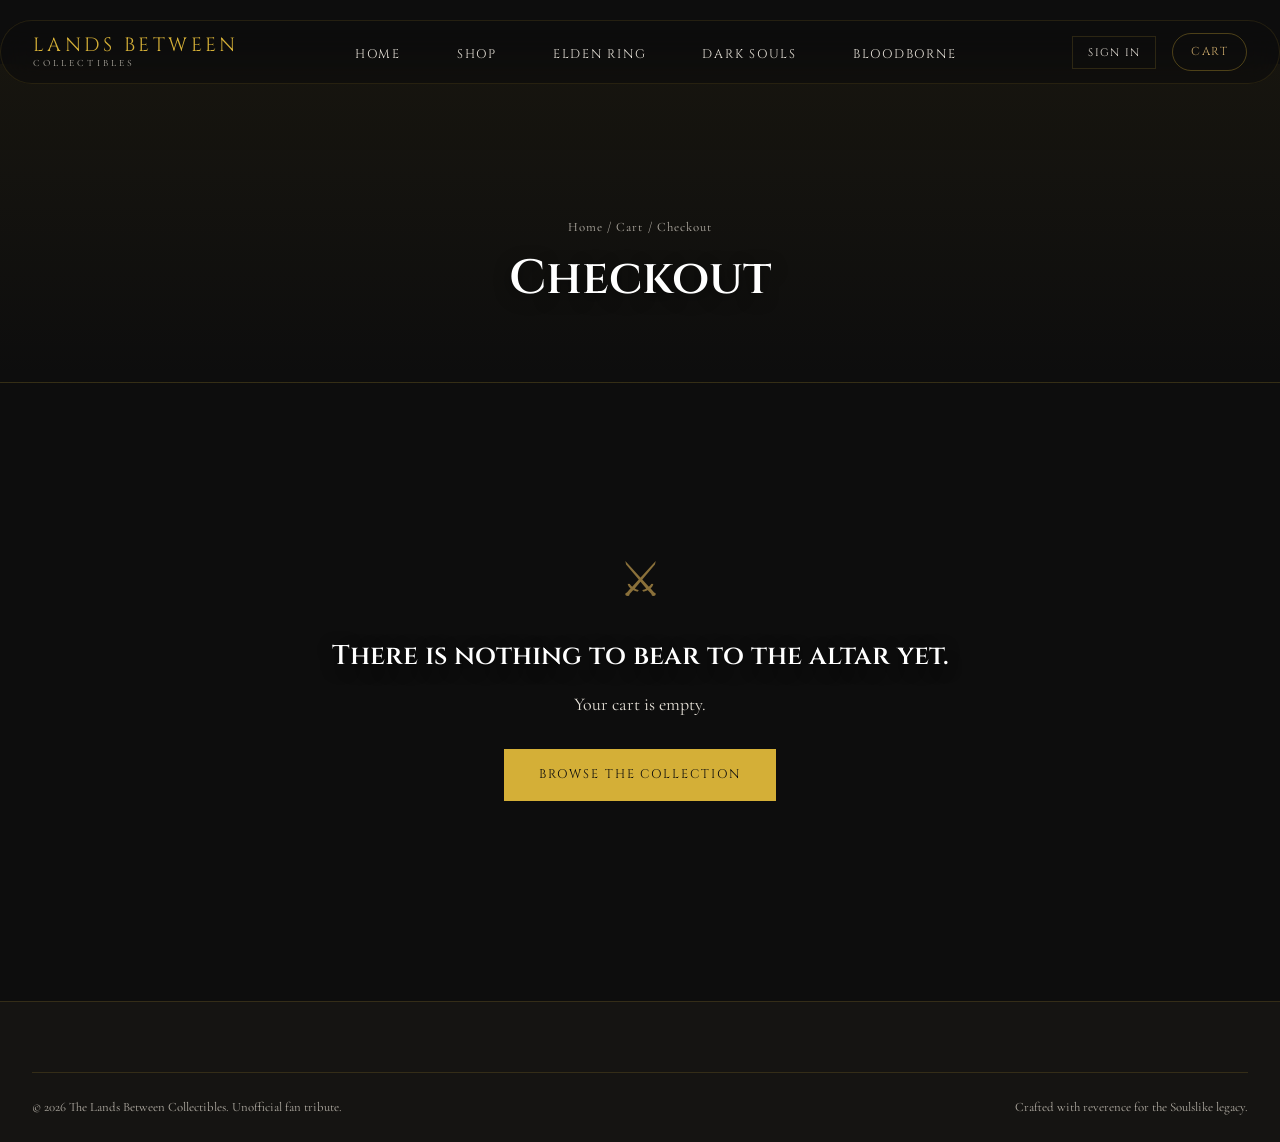
<file: Checkout.html>
<!DOCTYPE html>
<html lang="en">
<head>
<meta charset="UTF-8">
<meta name="viewport" content="width=device-width, initial-scale=1.0">
<title>Checkout — The Lands Between Collectibles</title>
<link rel="preconnect" href="https://fonts.googleapis.com">
<link href="https://fonts.googleapis.com/css2?family=Cinzel:wght@500;600;700&family=Cormorant+Garamond:ital,wght@0,400;0,500;0,600;1,400&display=swap" rel="stylesheet">
<link rel="stylesheet" href="css/style.css">
<link rel="stylesheet" href="css/bento.css">
</head>
<body>

<header class="site-header">
  <nav class="nav">
    <a href="index.html" class="brand">
      <span class="brand-mark">Lands Between</span>
      <span class="brand-sub">Collectibles</span>
    </a>
    <ul class="nav-links">
      <li><a href="index.html">Home</a></li>
      <li><a href="shop.html">Shop</a></li>
      <li><a href="shop.html?game=Elden+Ring">Elden Ring</a></li>
      <li><a href="shop.html?game=Dark+Souls">Dark Souls</a></li>
      <li><a href="shop.html?game=Bloodborne">Bloodborne</a></li>
    </ul>
    <div class="nav-actions">
      <button class="login-btn" id="navLoginBtn">Sign In</button>
      <a href="cart.html" class="cart-btn">Cart <span class="cart-count" data-cart-count>0</span></a>
      <button class="nav-toggle" aria-label="Toggle menu"><span></span><span></span><span></span></button>
    </div>
  </nav>
</header>

<div class="page-banner">
  <p class="crumbs"><a href="index.html">Home</a> / <a href="cart.html">Cart</a> / Checkout</p>
  <h1>Checkout</h1>
</div>

<main class="container" style="padding:60px 32px 100px;" id="checkoutRoot"></main>

<footer class="site-footer">
  <div class="container">
    <div class="footer-bottom">
      <span>© 2026 The Lands Between Collectibles. Unofficial fan tribute.</span>
      <span>Crafted with reverence for the Soulslike legacy.</span>
    </div>
  </div>
</footer>

<script src="js/products.js"></script>
<script src="js/main.js"></script>
<script src="js/bento.js"></script>
<script>
const root = document.getElementById("checkoutRoot");

function renderCheckoutForm(){
  const lines = cartLines();
  if(!lines.length){
    root.innerHTML = `
      <div class="empty-cart">
        <div class="ic">⚔</div>
        <h2>There is nothing to bear to the altar yet.</h2>
        <p style="color:var(--text-muted); margin-bottom:30px;">Your cart is empty.</p>
        <a href="shop.html" class="btn btn-solid">Browse the Collection</a>
      </div>`;
    return;
  }

  const { subtotal, gst, shipping, total } = computePricing();

  root.innerHTML = `
    <div class="checkout-steps">
      <div class="step active">1. Delivery</div>
      <div class="step active">2. Payment</div>
      <div class="step">3. Confirmation</div>
    </div>
    <div class="checkout-layout">
      <form id="checkoutForm" novalidate>
        <div class="form-card">
          <h3><span class="num">1</span> Delivery Address</h3>
          <div class="form-row">
            <div class="field"><label>Full Name</label><input type="text" id="fullName" required><span class="field-error"></span></div>
            <div class="field"><label>Phone Number</label><input type="tel" id="phone" maxlength="10" required><span class="field-error"></span></div>
          </div>
          <div class="field full" style="margin-bottom:18px;"><label>Email</label><input type="email" id="email" required><span class="field-error"></span></div>
          <div class="field full" style="margin-bottom:18px;"><label>Street Address</label><input type="text" id="address" required><span class="field-error"></span></div>
          <div class="form-row">
            <div class="field"><label>City</label><input type="text" id="city" required><span class="field-error"></span></div>
            <div class="field"><label>State</label><input type="text" id="state" required><span class="field-error"></span></div>
          </div>
          <div class="form-row">
            <div class="field"><label>PIN Code</label><input type="text" id="pincode" maxlength="6" required><span class="field-error"></span></div>
            <div class="field"><label>Country</label><input type="text" id="country" value="India" required><span class="field-error"></span></div>
          </div>
        </div>

        <div class="form-card">
          <h3><span class="num">2</span> Payment Details</h3>
          <div class="pay-options" id="payOptions">
            <div class="pay-opt selected" data-pay="card">Credit / Debit Card</div>
            <div class="pay-opt" data-pay="upi">UPI</div>
            <div class="pay-opt" data-pay="cod">Cash on Delivery</div>
          </div>

          <div id="cardFields" class="pay-card-fields">
            <div class="field full" style="margin-bottom:18px;"><label>Card Number</label><input type="text" id="cardNumber" maxlength="19" placeholder="1234 5678 9012 3456"><span class="field-error"></span></div>
            <div class="form-row">
              <div class="field"><label>Expiry (MM/YY)</label><input type="text" id="cardExpiry" maxlength="5" placeholder="MM/YY"><span class="field-error"></span></div>
              <div class="field"><label>CVV</label><input type="password" id="cardCvv" maxlength="3" placeholder="•••"><span class="field-error"></span></div>
            </div>
          </div>
          <div id="upiFields" style="display:none;">
            <div class="field full" style="margin-bottom:18px;"><label>UPI ID</label><input type="text" id="upiId" placeholder="yourname@upi"><span class="field-error"></span></div>
          </div>
          <div id="codFields" style="display:none;">
            <p style="color:var(--text-muted)">Pay in cash when your relic arrives at your doorstep.</p>
          </div>
        </div>

        <button type="submit" class="btn btn-solid btn-block">Place Order</button>
      </form>

      <div class="summary-box">
        <h3>Order Summary</h3>
        ${lines.map(l=>`
          <div class="summary-row"><span>${l.product.name} × ${l.qty}</span><span>${formatINR(l.product.price*l.qty)}</span></div>
        `).join("")}
        <div class="summary-row"><span>Subtotal</span><span>${formatINR(subtotal)}</span></div>
        <div class="summary-row"><span>GST (18%)</span><span>${formatINR(gst)}</span></div>
        <div class="summary-row"><span>Home Delivery</span><span>${shipping===0?'Free':formatINR(shipping)}</span></div>
        <div class="summary-row total"><span>Grand Total</span><span>${formatINR(total)}</span></div>
      </div>
    </div>
  `;

  // payment option toggle
  let payMethod = "card";
  document.querySelectorAll(".pay-opt").forEach(opt=>{
    opt.addEventListener("click", ()=>{
      document.querySelectorAll(".pay-opt").forEach(o=>o.classList.remove("selected"));
      opt.classList.add("selected");
      payMethod = opt.getAttribute("data-pay");
      document.getElementById("cardFields").style.display = payMethod==="card" ? "block":"none";
      document.getElementById("upiFields").style.display = payMethod==="upi" ? "block":"none";
      document.getElementById("codFields").style.display = payMethod==="cod" ? "block":"none";
    });
  });

  // input formatting
  const phoneEl = document.getElementById("phone");
  phoneEl.addEventListener("input", ()=> phoneEl.value = phoneEl.value.replace(/\D/g,"").slice(0,10));
  const pinEl = document.getElementById("pincode");
  pinEl.addEventListener("input", ()=> pinEl.value = pinEl.value.replace(/\D/g,"").slice(0,6));
  const cardNumEl = document.getElementById("cardNumber");
  cardNumEl.addEventListener("input", ()=>{
    let v = cardNumEl.value.replace(/\D/g,"").slice(0,16);
    cardNumEl.value = v.replace(/(.{4})/g,"$1 ").trim();
  });
  const expEl = document.getElementById("cardExpiry");
  expEl.addEventListener("input", ()=>{
    let v = expEl.value.replace(/\D/g,"").slice(0,4);
    expEl.value = v.length>2 ? v.slice(0,2)+"/"+v.slice(2) : v;
  });
  const cvvEl = document.getElementById("cardCvv");
  cvvEl.addEventListener("input", ()=> cvvEl.value = cvvEl.value.replace(/\D/g,"").slice(0,3));

  function setError(id, msg){
    const field = document.getElementById(id);
    const err = field.closest(".field").querySelector(".field-error");
    if(msg){ field.classList.add("invalid"); err.textContent = msg; }
    else { field.classList.remove("invalid"); err.textContent = ""; }
    return !msg;
  }

  document.getElementById("checkoutForm").addEventListener("submit", (e)=>{
    e.preventDefault();
    let ok = true;
    const name = document.getElementById("fullName").value.trim();
    ok = setError("fullName", name.length<2 ? "Please enter your full name" : "") && ok;

    const phone = document.getElementById("phone").value.trim();
    ok = setError("phone", !/^[6-9]\d{9}$/.test(phone) ? "Enter a valid 10-digit phone number" : "") && ok;

    const email = document.getElementById("email").value.trim();
    ok = setError("email", !/^[^\s@]+@[^\s@]+\.[^\s@]+$/.test(email) ? "Enter a valid email address" : "") && ok;

    const address = document.getElementById("address").value.trim();
    ok = setError("address", address.length<5 ? "Enter your full street address" : "") && ok;

    const city = document.getElementById("city").value.trim();
    ok = setError("city", city.length<2 ? "Required" : "") && ok;

    const state = document.getElementById("state").value.trim();
    ok = setError("state", state.length<2 ? "Required" : "") && ok;

    const pincode = document.getElementById("pincode").value.trim();
    ok = setError("pincode", !/^\d{6}$/.test(pincode) ? "Enter a valid 6-digit PIN code" : "") && ok;

    const country = document.getElementById("country").value.trim();
    ok = setError("country", country.length<2 ? "Required" : "") && ok;

    if(payMethod === "card"){
      const num = document.getElementById("cardNumber").value.replace(/\s/g,"");
      ok = setError("cardNumber", !/^\d{16}$/.test(num) ? "Enter a valid 16-digit card number" : "") && ok;
      const exp = document.getElementById("cardExpiry").value;
      const expValid = /^(0[1-9]|1[0-2])\/\d{2}$/.test(exp);
      ok = setError("cardExpiry", !expValid ? "MM/YY format" : "") && ok;
      const cvv = document.getElementById("cardCvv").value;
      ok = setError("cardCvv", !/^\d{3}$/.test(cvv) ? "3 digits" : "") && ok;
    } else if(payMethod === "upi"){
      const upi = document.getElementById("upiId").value.trim();
      ok = setError("upiId", !/^[\w.\-]+@[\w]+$/.test(upi) ? "Enter a valid UPI ID" : "") && ok;
    }

    if(!ok){
      const firstInvalid = document.querySelector(".invalid");
      if(firstInvalid) firstInvalid.scrollIntoView({behavior:"smooth", block:"center"});
      return;
    }

    showSuccess();
  });
}

function showSuccess(){
  const { total } = computePricing();
  const orderId = "LBC-" + Math.floor(100000 + Math.random()*899999);
  clearCart();
  root.innerHTML = `
    <div class="order-success">
      <div class="seal">✦</div>
      <p class="eyebrow">Sealed in Resin & Lore</p>
      <h1>Order Confirmed</h1>
      <p>Your relics have been claimed. A confirmation has been etched into our archive and sent to your email.</p>
      <div class="order-id">Order ID: ${orderId} &nbsp;·&nbsp; Total Paid: ${formatINR(total)}</div>
      <div style="display:flex; gap:16px; justify-content:center; flex-wrap:wrap;">
        <a href="shop.html" class="btn btn-solid">Continue Browsing</a>
        <a href="index.html" class="btn btn-ghost">Return Home</a>
      </div>
    </div>
  `;
}

document.addEventListener("DOMContentLoaded", renderCheckoutForm);
</script>
</body>
</html>
</file>
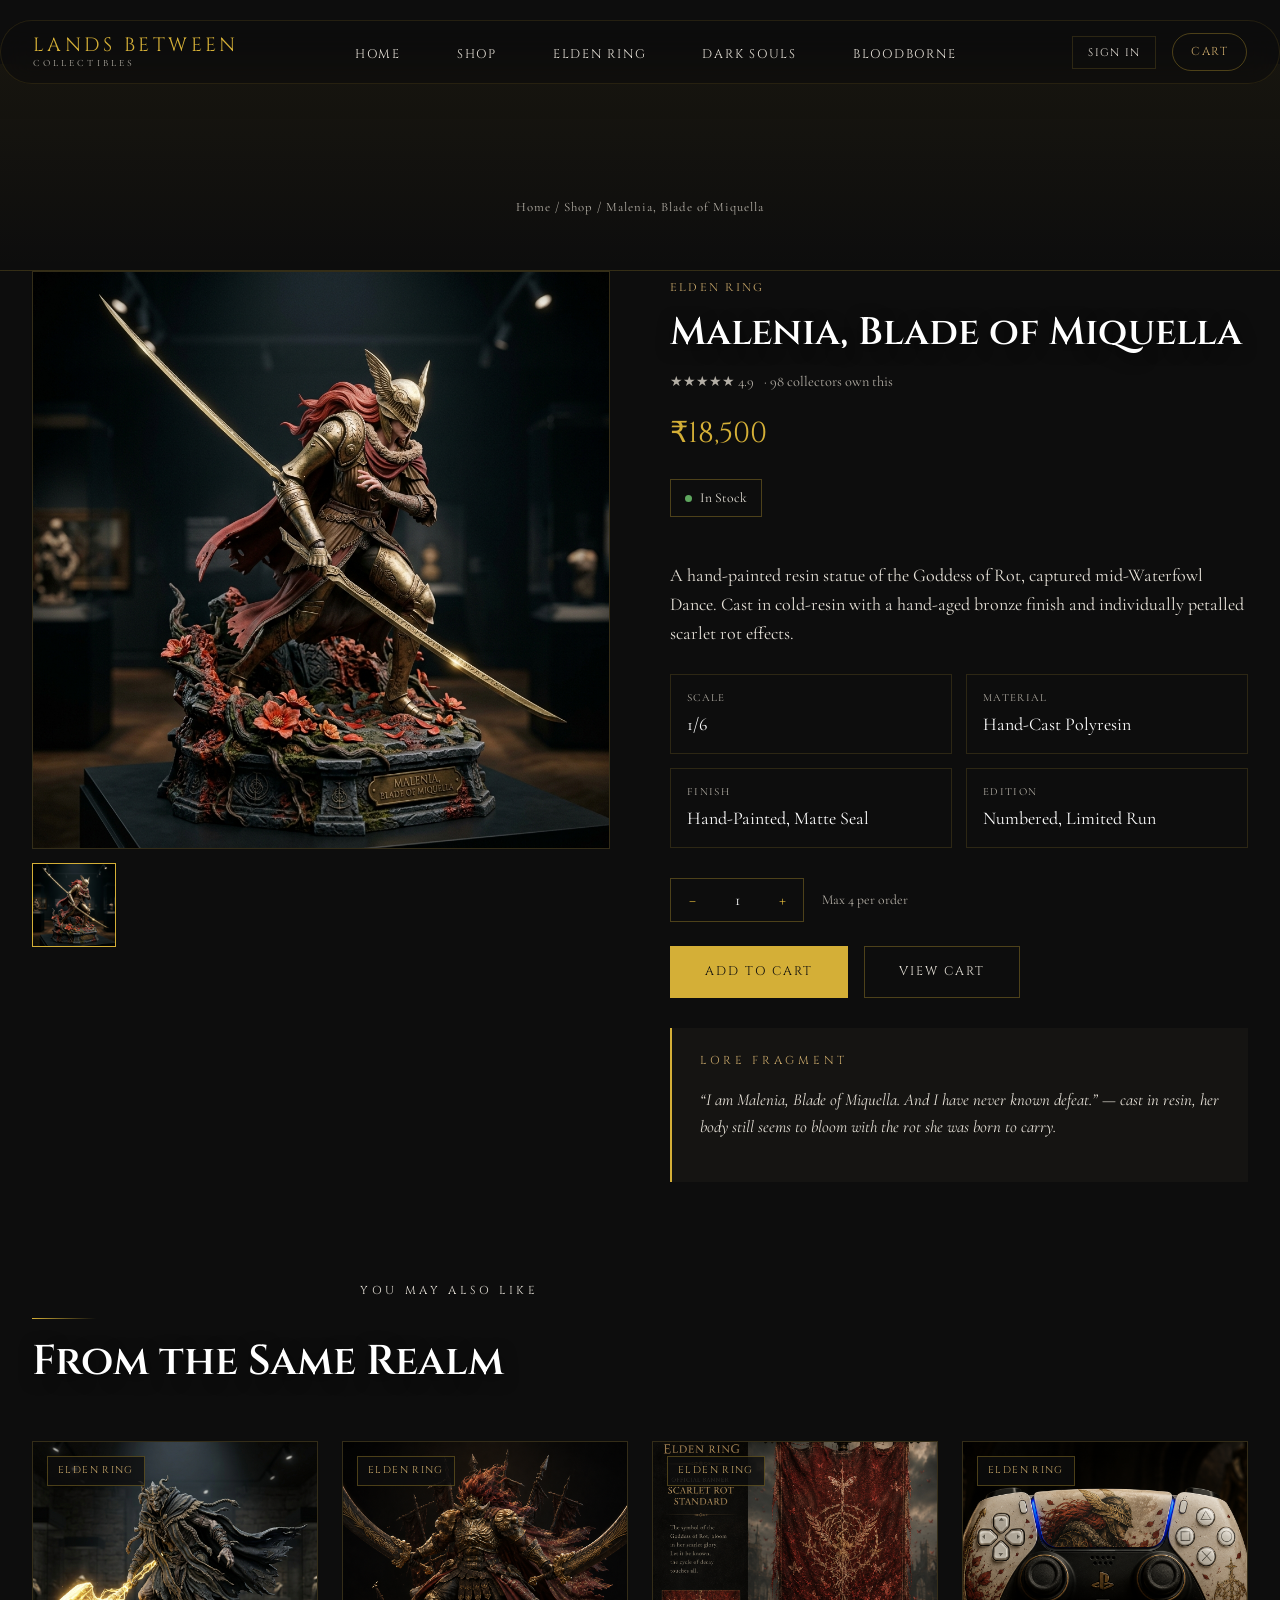
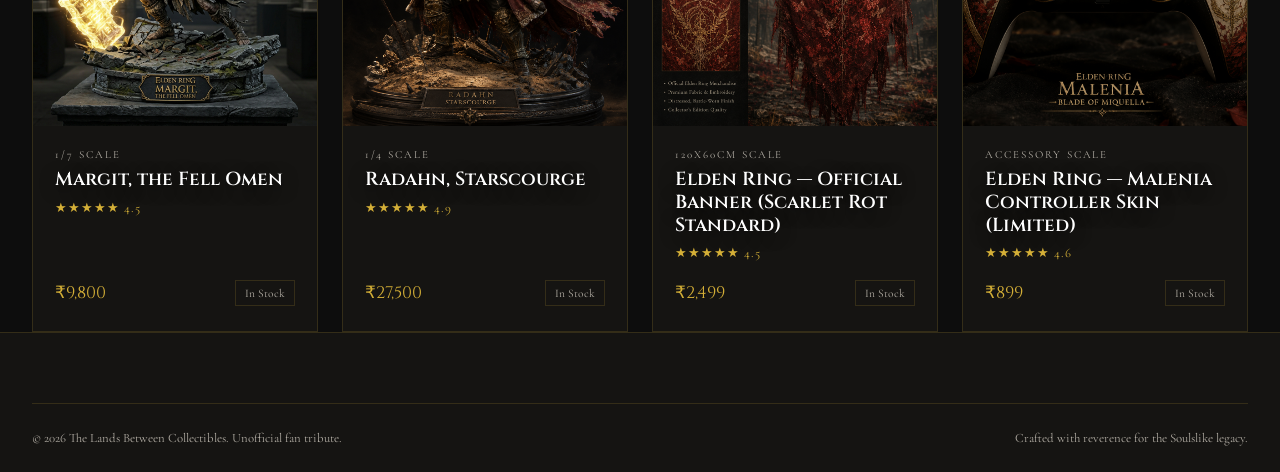
<file: product.html>
<!DOCTYPE html>
<html lang="en">
<head>
<meta charset="UTF-8">
<meta name="viewport" content="width=device-width, initial-scale=1.0">
<title id="pageTitle">Product — The Lands Between Collectibles</title>
<link rel="preconnect" href="https://fonts.googleapis.com">
<link href="https://fonts.googleapis.com/css2?family=Cinzel:wght@500;600;700&family=Cormorant+Garamond:ital,wght@0,400;0,500;0,600;1,400&display=swap" rel="stylesheet">
<link rel="stylesheet" href="css/style.css">
<link rel="stylesheet" href="css/bento.css">
</head>
<body>

<header class="site-header">
  <nav class="nav">
    <a href="index.html" class="brand">
      <span class="brand-mark">Lands Between</span>
      <span class="brand-sub">Collectibles</span>
    </a>
    <ul class="nav-links">
      <li><a href="index.html">Home</a></li>
      <li><a href="shop.html">Shop</a></li>
      <li><a href="shop.html?game=Elden+Ring">Elden Ring</a></li>
      <li><a href="shop.html?game=Dark+Souls">Dark Souls</a></li>
      <li><a href="shop.html?game=Bloodborne">Bloodborne</a></li>
    </ul>
    <div class="nav-actions">
      <button class="login-btn" id="navLoginBtn">Sign In</button>
      <a href="cart.html" class="cart-btn">Cart <span class="cart-count" data-cart-count>0</span></a>
      <button class="nav-toggle" aria-label="Toggle menu"><span></span><span></span><span></span></button>
    </div>
  </nav>
</header>

<div class="page-banner" style="padding:120px 0 40px;">
  <p class="crumbs" id="crumbs"><a href="index.html">Home</a> / <a href="shop.html">Shop</a> / <span id="crumbName">Item</span></p>
</div>

<main class="container" id="pdRoot" style="padding-bottom:100px;">
  <!-- injected -->
</main>

<section class="container" style="padding-top:0;">
  <div class="section-head reveal">
    <p class="eyebrow">You May Also Like</p>
    <div class="gold-divider"></div>
    <h2>From the Same Realm</h2>
  </div>
  <div class="related-grid" id="relatedGrid"></div>
</section>

<footer class="site-footer">
  <div class="container">
    <div class="footer-bottom">
      <span>© 2026 The Lands Between Collectibles. Unofficial fan tribute.</span>
      <span>Crafted with reverence for the Soulslike legacy.</span>
    </div>
  </div>
</footer>

<script src="js/products.js"></script>
<script src="js/main.js"></script>
<script src="js/bento.js"></script>
<script>
document.addEventListener("DOMContentLoaded", ()=>{
  const params = new URLSearchParams(location.search);
  const id = params.get("id") || PRODUCTS[0].id;
  const p = PRODUCTS.find(x=>x.id===id) || PRODUCTS[0];

  document.getElementById("pageTitle").textContent = `${p.name} — The Lands Between Collectibles`;
  document.getElementById("crumbName").textContent = p.name;

  const stockLabel = p.stock === 0 ? "Sold Out" : p.stock <= 3 ? `Only ${p.stock} left` : "In Stock";
  const stockClass = p.stock === 0 ? "out" : p.stock <= 3 ? "low" : "in";

  document.getElementById("pdRoot").innerHTML = `
    <div class="pd-layout">
      <div class="pd-gallery">
        <div class="pd-gallery-main"><img id="mainImg" src="${p.images[0]}" alt="${p.name}"></div>
        <div class="pd-thumbs">
          ${p.images.map((img,i)=>`<img src="${img}" data-idx="${i}" class="${i===0?'active':''}" alt="View ${i+1}">`).join("")}
        </div>
      </div>
      <div class="pd-info">
        <span class="pgame">${p.game}</span>
        <h1>${p.name}</h1>
        <div class="pd-rating">${renderStars(p.rating)} <span style="color:var(--text-faint)">· ${Math.round(p.popularity)} collectors own this</span></div>
        <div class="pd-price">${formatINR(p.price)}</div>
        <div class="pd-stock"><span class="dot ${stockClass}"></span> ${stockLabel}</div>
        <p class="pd-desc">${p.desc}</p>
        <div class="pd-specs">
          <div><span>Scale</span>${p.scale}</div>
          <div><span>Material</span>Hand-Cast Polyresin</div>
          <div><span>Finish</span>Hand-Painted, Matte Seal</div>
          <div><span>Edition</span>Numbered, Limited Run</div>
        </div>
        <div class="qty-row">
          <div class="qty-control">
            <button type="button" id="qtyMinus">−</button>
            <input type="text" id="qtyInput" value="1" readonly>
            <button type="button" id="qtyPlus">+</button>
          </div>
          <span style="color:var(--text-faint); font-size:.85rem;">Max ${Math.max(p.stock,0)} per order</span>
        </div>
        <div class="pd-actions">
          <button class="btn btn-solid" id="addBtn" ${p.stock===0?'disabled':''}>${p.stock===0?'Sold Out':'Add to Cart'}</button>
          <a href="cart.html" class="btn btn-ghost">View Cart</a>
        </div>
        <div class="lore-box">
          <span class="eyebrow">Lore Fragment</span>
          <p>${p.lore}</p>
        </div>
      </div>
    </div>
  `;

  // gallery swap
  document.querySelectorAll(".pd-thumbs img").forEach(t=>{
    t.addEventListener("click", ()=>{
      document.getElementById("mainImg").src = t.src;
      document.querySelectorAll(".pd-thumbs img").forEach(x=>x.classList.remove("active"));
      t.classList.add("active");
    });
  });

  // qty control
  let qty = 1;
  const qtyInput = document.getElementById("qtyInput");
  document.getElementById("qtyMinus").addEventListener("click", ()=>{
    qty = Math.max(1, qty-1); qtyInput.value = qty;
  });
  document.getElementById("qtyPlus").addEventListener("click", ()=>{
    qty = Math.min(Math.max(p.stock,1), qty+1); qtyInput.value = qty;
  });

  document.getElementById("addBtn")?.addEventListener("click", ()=>{
    addToCart(p.id, qty);
    showToast(`${qty} × ${p.name} added to cart`);
  });

  // related
  const related = PRODUCTS.filter(x=>x.game===p.game && x.id!==p.id).slice(0,4);
  document.getElementById("relatedGrid").innerHTML = related.map(rp=>`
    <div class="product-card reveal-scale">
      <div class="product-thumb">
        <span class="product-tag">${rp.game}</span>
        <a href="product.html?id=${rp.id}"><img src="${rp.images[0]}" alt="${rp.name}" loading="lazy"></a>
        <button class="quick-add" data-add="${rp.id}">+ Quick Add to Cart</button>
      </div>
      <div class="product-info">
        <span class="pgame">${rp.scale} Scale</span>
        <h3><a href="product.html?id=${rp.id}">${rp.name}</a></h3>
        <span class="stars">${renderStars(rp.rating)}</span>
        <div class="product-meta">
          <span class="price">${formatINR(rp.price)}</span>
          <span class="scale-pill">${rp.stock>0?'In Stock':'Sold Out'}</span>
        </div>
      </div>
    </div>`).join("");
  document.querySelectorAll("[data-add]").forEach(btn=>{
    btn.addEventListener("click",(e)=>{
      e.preventDefault();
      const rid = btn.getAttribute("data-add");
      const rp = PRODUCTS.find(x=>x.id===rid);
      addToCart(rid,1);
      showToast(`${rp.name} added to cart`);
    });
  });
  if (typeof initReveal === "function") initReveal();
});
</script>
</body>
</html>
</file>
<file: css/style.css>
/* ===========================================================
    THE LANDS BETWEEN COLLECTIBLES
    Design tokens
    =========================================================== */
 :root{
   --bg:        #0d0d0d;
   --surface:   #151412;
   --surface-2: #1c1a16;
   --surface-3: #242019;
   --gold:      #d4af37;
   --gold-soft: #c9a86a;
   --gold-dim:  #8a703a;
   --ember:     #7a1f1f;
   --ember-2:   #a8351f;
   --text:      #ffffff;
   --text-muted:#e6e1d8;
   --text-faint:#b3aea5;
   --line:      rgba(212,175,55,.16);
   --line-2:    rgba(212,175,55,.32);
   --shadow:    0 20px 60px rgba(0,0,0,.55);
   --radius:    2px;
   --ease:      cubic-bezier(.22,.68,0,1);
   --maxw:      1280px;
 }
 
 *,*::before,*::after{ box-sizing:border-box; }
 html{ scroll-behavior:smooth; }
 body{
   margin:0;
   background:var(--bg);
   color:var(--text);
   font-family:'Cormorant Garamond', 'Georgia', serif;
   font-size:18px;
   line-height:1.6;
   -webkit-font-smoothing:antialiased;
   overflow-x:hidden;
 }
 body.lock{ overflow:hidden; height:100vh; }
 
 h1,h2,h3,h4,.font-display{
   font-family:'Cinzel', 'Times New Roman', serif;
   font-weight:600;
   margin:0 0 .5em;
   line-height:1.2;
   text-shadow: 0 4px 16px rgba(0,0,0,0.6);
   color:var(--text);
 }
 a{ color:inherit; text-decoration:none; }
 img{ max-width:100%; display:block; }
 button{ font-family:inherit; cursor:pointer; }
 ul{ list-style:none; margin:0; padding:0; }
 input,select{ font-family:inherit; }
 
 .container{ max-width:var(--maxw); margin:0 auto; padding:0 32px; }
 .eyebrow{
   font-family:'Cinzel', serif;
   font-size:.72rem;
   letter-spacing:.32em;
   text-transform:uppercase;
   color:var(--gold-soft);
 }
  .gold-divider{
    width:0; height:1px;
    background:linear-gradient(90deg, var(--gold), transparent);
    margin:18px 0;
    transition:width 1.5s var(--ease);
  }
  .in .gold-divider, .reveal.in .gold-divider {
    width:64px;
  }
  .center .gold-divider{ margin-left:auto; margin-right:auto; background:linear-gradient(90deg, transparent, var(--gold), transparent); }
  .center{ text-align:center; }
 
 ::selection{ background:var(--gold); color:#0d0d0d; }
 
 /* scrollbar */
 ::-webkit-scrollbar{ width:10px; }
 ::-webkit-scrollbar-track{ background:var(--bg); }
 ::-webkit-scrollbar-thumb{ background:var(--surface-3); border:2px solid var(--bg); border-radius:8px; }
 
 /* ===========================================================
    PRELOADER
    =========================================================== */
 #preloader{
   position:fixed; inset:0; z-index:9999;
   background:#000;
   display:flex; align-items:center; justify-content:center;
   flex-direction:column;
   transition:opacity 1s var(--ease), visibility 1s var(--ease);
 }
 #preloader::before{
   content:""; position:absolute; inset:0;
   background:
     radial-gradient(ellipse at 50% 40%, rgba(212,175,55,.07), transparent 60%);
   pointer-events:none;
 }
 #preloader.fade-out{ opacity:0; visibility:hidden; }
 
 .intro-title{
   font-family:'Cinzel', serif;
   font-weight:600;
   font-size:clamp(1.6rem, 5vw, 3.4rem);
   letter-spacing:.42em;
   text-transform:uppercase;
   color:var(--gold);
   text-shadow:0 0 30px rgba(212,175,55,.35);
   opacity:0;
   filter:blur(14px);
   transform:scale(.86);
   text-align:center;
   padding:0 24px;
   animation: introSequence 3.5s var(--ease) forwards;
 }
 .intro-sub{
   margin-top:18px;
   font-family:'Cinzel',serif;
   font-size:.68rem;
   letter-spacing:.5em;
   text-transform:uppercase;
   color:var(--text-faint);
   opacity:0;
   animation: introSubFade 3.5s ease forwards;
 }
 @keyframes introSequence{
   0%   { opacity:0; filter:blur(18px); transform:scale(.82); }
   28%  { opacity:1; filter:blur(0px);  transform:scale(1); }
   72%  { opacity:1; filter:blur(0px);  transform:scale(1.02); }
   100% { opacity:0; filter:blur(16px); transform:scale(1.12); }
 }
 @keyframes introSubFade{
   0%{opacity:0;} 30%{opacity:1;} 75%{opacity:1;} 100%{opacity:0;}
 }
 .intro-ember{
   position:absolute; inset:0; pointer-events:none; overflow:hidden;
 }
 .intro-ember span{
   position:absolute; bottom:-10px; width:3px; height:3px; border-radius:50%;
   background:var(--gold); opacity:.6; filter:blur(.5px);
   animation: emberRise linear infinite;
 }
 @keyframes emberRise{
   0%{ transform:translateY(0) translateX(0); opacity:0; }
   10%{ opacity:.8; }
   100%{ transform:translateY(-100vh) translateX(20px); opacity:0; }
 }
 
 /* ===========================================================
    HEADER / NAV
    =========================================================== */
 .site-header{
  position:sticky; top:20px; z-index:500;
  background:rgba(13,13,13,.65);
  backdrop-filter:blur(16px) saturate(180%);
  border:1px solid rgba(212,175,55,.12);
  border-radius: 50px;
  max-width: var(--maxw);
  margin: 0 auto;
  box-shadow: 0 10px 40px rgba(0,0,0,0.6), 0 0 20px rgba(212,175,55,0.05);
  transition: all 0.4s var(--ease);
}
.nav{
  display:flex; align-items:center; justify-content:space-between;
  padding:12px 32px;
}
 .brand{
   display:flex; flex-direction:column; align-items:flex-start; line-height:1;
 }
 .brand-mark{
   font-family:'Cinzel',serif; font-size:1.2rem; letter-spacing:.18em;
   color:var(--gold); text-transform:uppercase;
 }
 .brand-sub{
   font-size:.6rem; letter-spacing:.32em; color:var(--text-faint); text-transform:uppercase; margin-top:4px;
 }
 .nav-links{ display:flex; gap:16px; align-items:center; }
.nav-links a{
  font-family:'Cinzel',serif; font-size:.78rem; letter-spacing:.14em; text-transform:uppercase;
  color:var(--text-muted); position:relative; padding:8px 20px;
  border-radius: 30px;
  transition:all .4s var(--ease);
}
.nav-links a:hover, .nav-links a.active{ 
  color:var(--gold); 
  background: rgba(212,175,55,.1);
  box-shadow: 0 0 15px rgba(212,175,55,0.05);
}
 
 .nav-actions{ display:flex; align-items:center; gap:16px; }
.cart-btn{
  position:relative; display:flex; align-items:center; gap:8px;
  border:1px solid var(--line-2); padding:9px 18px; border-radius:30px;
  font-family:'Cinzel',serif; font-size:.72rem; letter-spacing:.12em; text-transform:uppercase;
  color:var(--gold-soft); background:transparent; transition:all .3s var(--ease);
}
.cart-btn:hover{ background:var(--gold); color:#0d0d0d; border-color:var(--gold); box-shadow: 0 0 15px rgba(212,175,55,0.3); }
 .cart-count{
   background:var(--ember-2); color:#fff; font-family:'Cinzel',serif;
   font-size:.65rem; min-width:18px; height:18px; border-radius:50%;
   display:flex; align-items:center; justify-content:center; padding:0 4px;
 }
 .nav-toggle{ display:none; flex-direction:column; gap:5px; background:none; border:none; padding:6px; }
 .nav-toggle span{ width:24px; height:1px; background:var(--gold); display:block; }
 
 /* ===========================================================
    BUTTONS
    =========================================================== */
  .btn{
    display:inline-flex; align-items:center; justify-content:center; gap:10px;
    font-family:'Cinzel',serif; font-size:.78rem; letter-spacing:.16em; text-transform:uppercase;
    padding:15px 34px; border:1px solid var(--gold); color:var(--gold);
    background:transparent; transition:all .45s var(--ease); position:relative; overflow:hidden;
  }
  .btn::before{
    content:""; position:absolute; inset:0; background:var(--gold); transform:scaleX(0); transform-origin:left;
    transition:transform .45s var(--ease); z-index:-1;
  }
  .btn:hover::before{ transform:scaleX(1); }
  .btn:hover{ color:#0d0d0d; letter-spacing:.22em; box-shadow: 0 0 16px rgba(212,175,55,0.3); }
  .btn-solid{ background:var(--gold); color:#0d0d0d; }
  .btn-solid::before{ background:#0d0d0d; }
  .btn-solid:hover{ color:var(--gold); }
  .btn-ghost{ border-color:var(--line-2); color:var(--text-muted); }
  .btn-ghost::before{ background:var(--surface-2); }
  .btn-ghost:hover{ color:var(--text); }
 .btn-block{ width:100%; }
 .btn[disabled]{ opacity:.4; pointer-events:none; }
 .btn-sm{ padding:10px 20px; font-size:.68rem; }
 
 /* ===========================================================
    HERO
    =========================================================== */
 .hero{
  position:relative; min-height:92vh; display:flex; align-items:center;
  background: linear-gradient(180deg, rgba(13,13,13,.25) 0%, rgba(13,13,13,.5) 55%, transparent 100%);
  overflow:hidden;
}
.hero::after{
  content:""; position:absolute; inset:0;
  background:radial-gradient(ellipse at 30% 20%, rgba(212,175,55,.08), transparent 55%);
  pointer-events:none;
}
.hero-inner{ position:relative; z-index:2; max-width:680px; padding:0 32px; }
.hero-inner > * {
  opacity: 0;
  transform: translateY(24px);
  transition: opacity 1.2s var(--ease), transform 1.2s var(--ease);
}
.loaded .hero-inner > * {
  opacity: 1;
  transform: translateY(0);
}
.loaded .hero-inner .eyebrow { transition-delay: 200ms; }
.loaded .hero-inner h1 { transition-delay: 450ms; }
.loaded .hero-inner p { transition-delay: 700ms; }
.loaded .hero-inner .hero-ctas { transition-delay: 950ms; }

.hero h1{
  font-size:clamp(2.4rem, 6vw, 4.4rem); line-height:1.05; margin:14px 0 22px;
}
.hero h1 em{ font-style:normal; color:var(--gold); }
.hero p{
  color:var(--text-muted); font-size:1.15rem; max-width:480px; margin-bottom:34px;
}
.hero-ctas{ display:flex; gap:18px; flex-wrap:wrap; }
 .scroll-cue .line{ width:1px; height:38px; background:linear-gradient(var(--gold), transparent); animation:scrollPulse 2s ease-in-out infinite; }
 @keyframes scrollPulse{ 0%,100%{ opacity:.3; } 50%{ opacity:1; } }
 
 /* ===========================================================
    SECTIONS
    =========================================================== */
 section{ padding:100px 0; position:relative; }
 .section-head{ margin-bottom:54px; }
 .section-head h2{ font-size:clamp(1.8rem,3.4vw,2.6rem); }
 .section-head p{ color:var(--text-muted); max-width:560px; margin:0 auto; }
 
 /* Category band */
 .category-grid{
   display:grid; grid-template-columns:repeat(3,1fr); gap:24px;
 }
 .category-card{
   position:relative; height:420px; overflow:hidden; border:1px solid var(--line);
 }
 .category-card img{ width:100%; height:100%; object-fit:cover; transition:transform 1.2s var(--ease); filter:grayscale(.25) brightness(.65); }
 .category-card:hover img{ transform:scale(1.08); filter:grayscale(0) brightness(.8); }
  .category-overlay{
    position:absolute; inset:0; display:flex; flex-direction:column; justify-content:flex-end; padding:30px;
    background:linear-gradient(180deg, transparent 30%, rgba(13,13,13,.92) 100%);
  }
  .category-overlay .eyebrow{ margin-bottom:6px; }
  .category-overlay h3{ font-size:1.5rem; margin-bottom:8px; }
  .category-overlay .cat-link{ font-size:.72rem; letter-spacing:.16em; color:var(--gold-soft); text-transform:uppercase; display:inline-flex; align-items:center; gap:6px; }
  .category-overlay .cat-link::after{ content:"→"; transition:transform .3s var(--ease); }
  .category-card:hover .cat-link::after{ transform:translateX(5px); }
  .category-overlay h3, .category-overlay .eyebrow, .category-overlay .cat-link {
    transition: transform .45s var(--ease);
  }
  .category-card:hover .category-overlay h3,
  .category-card:hover .category-overlay .eyebrow,
  .category-card:hover .category-overlay .cat-link {
    transform: translateY(-5px);
  }
 
 /* Product grid */
 .product-grid{
   display:grid; grid-template-columns:repeat(3, 1fr); gap:30px;
 }
  .product-card{
    background:var(--surface); border:1px solid var(--line);
    display:flex; flex-direction:column; transition:border-color .45s var(--ease), transform .45s var(--ease), box-shadow .45s var(--ease);
  }
  .product-card:hover{
    transform: translateY(-8px) scale(1.015);
    box-shadow: 0 12px 32px rgba(212, 175, 55, 0.12), 0 4px 10px rgba(0, 0, 0, 0.45);
  }
 .product-thumb{
   position:relative; aspect-ratio:1/1; overflow:hidden; background:var(--surface-2);
 }
 .product-thumb img{ width:100%; height:100%; object-fit:cover; transition:transform .8s var(--ease); }
 .product-card:hover .product-thumb img{ transform:scale(1.06); }
 .product-tag{
   position:absolute; top:14px; left:14px; background:rgba(13,13,13,.78); border:1px solid var(--line-2);
   color:var(--gold-soft); font-family:'Cinzel',serif; font-size:.62rem; letter-spacing:.14em; text-transform:uppercase;
   padding:6px 10px;
 }
 .quick-add{
   position:absolute; bottom:0; left:0; right:0; padding:12px; text-align:center;
   background:var(--gold); color:#0d0d0d; font-family:'Cinzel',serif; font-size:.7rem; letter-spacing:.12em; text-transform:uppercase;
   transform:translateY(100%); transition:transform .35s var(--ease); border:none;
 }
 .product-thumb:hover .quick-add{ transform:translateY(0); }
 .product-info{ padding:20px 22px 24px; display:flex; flex-direction:column; gap:6px; flex:1; }
 .product-info .pgame{ font-size:.68rem; letter-spacing:.18em; text-transform:uppercase; color:var(--text-faint); }
 .product-info h3{ font-size:1.18rem; margin:0; }
 .product-info h3 a:hover{ color:var(--gold); }
 .product-meta{ display:flex; justify-content:space-between; align-items:center; margin-top:auto; padding-top:10px; }
 .price{ font-family:'Cinzel',serif; color:var(--gold); font-size:1.05rem; }
 .scale-pill{ font-size:.72rem; color:var(--text-faint); border:1px solid var(--line); padding:3px 9px; }
 .stars{ color:var(--gold); font-size:.8rem; letter-spacing:1px; }
 
 /* carousel */
 .carousel-wrap{ position:relative; overflow:hidden; border:1px solid var(--line); }
 .carousel{ display:flex; transition:transform .7s var(--ease); }
 .carousel-slide{
   min-width:100%; position:relative; height:380px;
   display:flex; align-items:center;
 }
 .carousel-slide img{ position:absolute; inset:0; width:100%; height:100%; object-fit:cover; filter:brightness(.5); }
 .carousel-slide .slide-content{ position:relative; z-index:2; padding:0 60px; max-width:560px; }
 .carousel-dots{ position:absolute; bottom:20px; left:50%; transform:translateX(-50%); display:flex; gap:10px; z-index:3; }
 .carousel-dots button{ width:8px; height:8px; border-radius:50%; border:1px solid var(--gold); background:transparent; padding:0; }
 .carousel-dots button.active{ background:var(--gold); }
 .carousel-nav{
   position:absolute; top:50%; transform:translateY(-50%); z-index:3;
   background:rgba(13,13,13,.5); border:1px solid var(--line-2); color:var(--gold);
   width:42px; height:42px; display:flex; align-items:center; justify-content:center; font-size:1.1rem;
   transition:background .3s;
 }
 .carousel-nav:hover{ background:rgba(212,175,55,.18); }
 .carousel-nav.prev{ left:18px; } .carousel-nav.next{ right:18px; }
 
 /* Trust band */
 .trust-band{ border-top:1px solid var(--line); border-bottom:1px solid var(--line); padding:50px 0; }
 .trust-grid{ display:grid; grid-template-columns:repeat(4,1fr); gap:30px; text-align:center; }
 .trust-grid .ti{ font-size:1.6rem; color:var(--gold); margin-bottom:10px; }
 .trust-grid h4{ font-size:.9rem; letter-spacing:.08em; }
 .trust-grid p{ color:var(--text-faint); font-size:.85rem; }
 
 /* Newsletter */
 .newsletter{
   text-align:center; padding:90px 0;
   background:radial-gradient(ellipse at center, rgba(212,175,55,.06), transparent 70%);
   border-top:1px solid var(--line);
 }
 .newsletter-form{ display:flex; max-width:440px; margin:30px auto 0; border:1px solid var(--line-2); }
 .newsletter-form input{
   flex:1; background:rgba(0,0,0,0.5); border:none; color:var(--text); padding:16px; font-size:1rem; outline:none;
 }
 .newsletter-form input::placeholder {
   color: var(--text-muted);
   opacity: 1;
 }
 .newsletter-form button{ background:var(--gold); color:#0d0d0d; border:none; padding:0 24px; font-family:'Cinzel',serif; letter-spacing:.1em; text-transform:uppercase; font-size:.75rem; }
 
 /* ===========================================================
    FOOTER
    =========================================================== */
 .site-footer{ background:var(--surface); border-top:1px solid var(--line); padding:70px 0 24px; }
 .footer-grid{ display:grid; grid-template-columns:1.6fr 1fr 1fr 1.2fr; gap:40px; margin-bottom:50px; }
 .footer-grid h4{ font-size:.78rem; letter-spacing:.16em; text-transform:uppercase; color:var(--gold-soft); margin-bottom:18px; }
 .footer-grid p{ color:var(--text-faint); font-size:.92rem; max-width:280px; }
 .footer-grid li{ margin-bottom:10px; }
 .footer-grid li a{ color:var(--text-muted); font-size:.92rem; transition:color .3s; }
 .footer-grid li a:hover{ color:var(--gold); }
 .footer-bottom{
   border-top:1px solid var(--line); padding-top:24px; display:flex; justify-content:space-between;
   flex-wrap:wrap; gap:14px; color:var(--text-faint); font-size:.8rem;
 }
 
 /* ===========================================================
    SHOP PAGE
    =========================================================== */
 .page-banner{
   padding:140px 0 50px; text-align:center; border-bottom:1px solid var(--line);
   background:linear-gradient(180deg, rgba(212,175,55,.05), transparent);
 }
 .page-banner h1{ font-size:clamp(2rem,4vw,3rem); }
 .crumbs{ color:var(--text-faint); font-size:.8rem; letter-spacing:.08em; }
 .crumbs a:hover{ color:var(--gold); }
 
 .shop-layout{ display:grid; grid-template-columns:260px 1fr; gap:48px; align-items:flex-start; }
 .filters{
   border:1px solid var(--line); padding:28px 24px; position:sticky; top:100px;
 }
 .filter-block{ padding:20px 0; border-bottom:1px solid var(--line); }
 .filter-block:last-child{ border-bottom:none; }
 .filter-block h4{ font-size:.78rem; letter-spacing:.14em; text-transform:uppercase; color:var(--gold-soft); margin-bottom:14px; }
 .filter-opt{ display:flex; align-items:center; gap:10px; margin-bottom:10px; font-size:.95rem; color:var(--text-muted); cursor:pointer; }
 .filter-opt input{ accent-color:var(--gold); width:15px; height:15px; }
 .filter-opt:hover{ color:var(--text); }
 .range-row{ display:flex; justify-content:space-between; font-size:.82rem; color:var(--text-faint); margin-top:8px; }
 input[type=range]{ width:100%; accent-color:var(--gold); }
 
 .shop-toolbar{
   display:flex; justify-content:space-between; align-items:center; margin-bottom:30px; gap:16px; flex-wrap:wrap;
 }
 .results-count{ color:var(--text-faint); font-size:.9rem; }
 .sort-select{
   background:var(--surface); border:1px solid var(--line-2); color:var(--text); padding:10px 14px; font-size:.85rem; outline:none;
 }
 .shop-product-grid{ display:grid; grid-template-columns:repeat(3,1fr); gap:28px; }
 .shop-product-grid{ display:grid; grid-template-columns:repeat(3,1fr); gap:28px; }
 .empty-state{ text-align:center; padding:80px 20px; color:var(--text-faint); border:1px dashed var(--line-2); grid-column:1/-1; }
 
 .mobile-filter-toggle{ display:none; }
 
 /* ===========================================================
    PRODUCT DETAIL
    =========================================================== */
 .pd-layout{ display:grid; grid-template-columns:1fr 1fr; gap:60px; align-items:flex-start; }
 .pd-gallery-main{ aspect-ratio:1/1; overflow:hidden; border:1px solid var(--line); background:var(--surface); margin-bottom:14px; }
 .pd-gallery-main img{ width:100%; height:100%; object-fit:cover; }
 .pd-thumbs{ display:flex; gap:12px; }
 .pd-thumbs img{ width:84px; height:84px; object-fit:cover; border:1px solid var(--line); cursor:pointer; opacity:.6; transition:all .3s; }
 .pd-thumbs img.active, .pd-thumbs img:hover{ opacity:1; border-color:var(--gold); }
 
 .pd-info .pgame{ color:var(--gold-soft); letter-spacing:.18em; text-transform:uppercase; font-size:.78rem; }
 .pd-info h1{ font-size:clamp(1.8rem,3vw,2.6rem); margin:10px 0 14px; }
 .pd-rating{ display:flex; align-items:center; gap:10px; margin-bottom:18px; color:var(--text-faint); font-size:.9rem; }
 .pd-price{ font-family:'Cinzel',serif; font-size:1.8rem; color:var(--gold); margin-bottom:22px; }
 .pd-stock{ display:inline-flex; align-items:center; gap:8px; font-size:.85rem; margin-bottom:26px; padding:7px 14px; border:1px solid var(--line-2); color:var(--text-muted); }
 .dot{ width:7px; height:7px; border-radius:50%; }
 .dot.in{ background:#5ea65e; } .dot.low{ background:var(--gold); } .dot.out{ background:var(--ember-2); }
 .pd-desc{ color:var(--text-muted); margin-bottom:26px; }
 .pd-specs{ display:grid; grid-template-columns:repeat(2,1fr); gap:14px; margin-bottom:30px; }
 .pd-specs div{ border:1px solid var(--line); padding:14px 16px; }
 .pd-specs span{ display:block; font-size:.68rem; letter-spacing:.12em; text-transform:uppercase; color:var(--text-faint); margin-bottom:4px; }
 .qty-row{ display:flex; align-items:center; gap:18px; margin-bottom:24px; }
 .qty-control{ display:flex; align-items:center; border:1px solid var(--line-2); }
 .qty-control button{ width:42px; height:42px; background:none; border:none; color:var(--gold); font-size:1.1rem; }
 .qty-control button:hover{ background:var(--surface-2); }
 .qty-control input{ width:48px; text-align:center; background:none; border:none; color:var(--text); font-size:1rem; }
 .pd-actions{ display:flex; gap:16px; margin-bottom:30px; flex-wrap:wrap; }
 .lore-box{
   border-left:2px solid var(--gold); background:var(--surface); padding:24px 28px; margin-top:10px;
 }
 .lore-box .eyebrow{ margin-bottom:10px; display:block; }
 .lore-box p{ font-style:italic; color:var(--text-muted); font-size:1.05rem; }
 
 .added-toast{
   position:fixed; bottom:30px; right:30px; background:var(--surface); border:1px solid var(--gold);
   padding:16px 26px; display:flex; align-items:center; gap:14px; z-index:600; transform:translateY(140%);
   transition:transform .5s var(--ease); box-shadow:var(--shadow);
 }
 .added-toast.show{ transform:translateY(0); }
 .added-toast .ic{ color:var(--gold); font-size:1.3rem; }
 
 /* You may also like */
 .related-grid{ display:grid; grid-template-columns:repeat(4,1fr); gap:24px; }
 
 /* ===========================================================
    CART PAGE
    =========================================================== */
 .cart-layout{ display:grid; grid-template-columns:1.7fr 1fr; gap:48px; align-items:flex-start; }
 .cart-table{ width:100%; border-collapse:collapse; }
 .cart-table th{
   text-align:left; font-family:'Cinzel',serif; font-size:.7rem; letter-spacing:.12em; text-transform:uppercase;
   color:var(--text-faint); border-bottom:1px solid var(--line); padding-bottom:14px;
 }
 .cart-row td{ padding:24px 0; border-bottom:1px solid var(--line); vertical-align:middle; }
 .cart-item{ display:flex; gap:18px; align-items:center; }
 .cart-item img{ width:90px; height:90px; object-fit:cover; border:1px solid var(--line); }
 .cart-item-name{ font-family:'Cinzel',serif; font-size:1rem; margin-bottom:6px; }
 .cart-item-meta{ color:var(--text-faint); font-size:.82rem; }
 .cart-remove{ background:none; border:none; color:var(--text-faint); font-size:.78rem; letter-spacing:.06em; text-decoration:underline; margin-top:8px; }
 .cart-remove:hover{ color:var(--ember-2); }
 .cart-line-price{ font-family:'Cinzel',serif; color:var(--gold); }
 
 .summary-box{ border:1px solid var(--line); padding:30px 28px; position:sticky; top:100px; }
 .summary-box h3{ font-size:1.1rem; margin-bottom:22px; }
 .summary-row{ display:flex; justify-content:space-between; padding:10px 0; color:var(--text-muted); font-size:.95rem; border-bottom:1px solid var(--line); }
 .summary-row.total{ border-bottom:none; padding-top:18px; font-family:'Cinzel',serif; font-size:1.25rem; color:var(--gold); }
 .summary-row span:last-child{ color:var(--text); }
 .summary-row.total span:last-child{ color:var(--gold); }
 .shipping-note{ font-size:.8rem; color:var(--text-faint); margin:10px 0 16px; }
 .shipping-note.free{ color:#5ea65e; }
 .promo-row{ display:flex; gap:10px; margin:18px 0; }
 .promo-row input{ flex:1; background:var(--surface-2); border:1px solid var(--line); color:var(--text); padding:11px 14px; outline:none; }
 
 .empty-cart{ text-align:center; padding:100px 20px; }
 .empty-cart .ic{ font-size:3rem; color:var(--gold-dim); margin-bottom:20px; }
 
 /* ===========================================================
    CHECKOUT
    =========================================================== */
 .checkout-layout{ display:grid; grid-template-columns:1.5fr 1fr; gap:48px; align-items:flex-start; }
 .checkout-steps{ display:flex; gap:0; margin-bottom:40px; }
 .checkout-steps .step{ flex:1; text-align:center; padding-bottom:14px; border-bottom:2px solid var(--line); color:var(--text-faint); font-family:'Cinzel',serif; font-size:.75rem; letter-spacing:.1em; text-transform:uppercase; }
 .checkout-steps .step.active{ border-color:var(--gold); color:var(--gold); }
 .form-card{ border:1px solid var(--line); padding:32px; margin-bottom:26px; }
 .form-card h3{ font-size:1.05rem; margin-bottom:22px; display:flex; align-items:center; gap:10px; }
 .form-card h3 .num{ width:26px; height:26px; border:1px solid var(--gold); color:var(--gold); border-radius:50%; display:flex; align-items:center; justify-content:center; font-size:.75rem; }
 .form-row{ display:grid; grid-template-columns:1fr 1fr; gap:18px; margin-bottom:18px; }
 .field{ display:flex; flex-direction:column; gap:8px; }
 .field.full{ grid-column:1/-1; }
 .field label{ font-size:.78rem; letter-spacing:.06em; color:var(--text-muted); }
 .field input, .field select{
   background:var(--surface-2); border:1px solid var(--line); color:var(--text); padding:13px 14px; outline:none; font-size:.98rem;
   transition:border-color .3s;
 }
 .field input:focus, .field select:focus{ border-color:var(--gold); }
 .field input.invalid{ border-color:var(--ember-2); }
 .field-error{ font-size:.76rem; color:var(--ember-2); min-height:14px; }
 .pay-options{ display:flex; gap:14px; margin-bottom:20px; flex-wrap:wrap; }
 .pay-opt{ flex:1; min-width:140px; border:1px solid var(--line); padding:16px; text-align:center; cursor:pointer; color:var(--text-muted); font-size:.85rem; transition:all .3s; }
 .pay-opt.selected{ border-color:var(--gold); color:var(--gold); background:rgba(212,175,55,.06); }
 .pay-card-fields{ margin-top:10px; }
 
 .order-success{
   text-align:center; padding:120px 20px 100px; max-width:560px; margin:0 auto;
 }
 .order-success .seal{
   width:90px; height:90px; border:1px solid var(--gold); border-radius:50%; display:flex; align-items:center; justify-content:center;
   margin:0 auto 30px; font-size:2.2rem; color:var(--gold); animation:sealPop .6s var(--ease);
 }
 @keyframes sealPop{ 0%{ transform:scale(0); opacity:0; } 60%{ transform:scale(1.15); opacity:1; } 100%{ transform:scale(1); } }
  .order-success h1{ font-size:clamp(1.8rem,3vw,2.4rem); }
  .order-success p{ color:var(--text-muted); }
  .order-id{ font-family:'Cinzel',serif; color:var(--gold); letter-spacing:.1em; margin:18px 0 34px; font-size:1.05rem; }
 
 /* ===========================================================
    RESPONSIVE
    =========================================================== */
 @media (max-width:1080px){
   .product-grid, .shop-product-grid{ grid-template-columns:repeat(2,1fr); }
   .related-grid{ grid-template-columns:repeat(2,1fr); }
   .category-grid{ grid-template-columns:1fr; }
   .footer-grid{ grid-template-columns:1fr 1fr; }
   .pd-layout, .cart-layout, .checkout-layout{ grid-template-columns:1fr; }
   .shop-layout{ grid-template-columns:1fr; }
   .filters{ position:static; display:none; }
   .filters.open{ display:block; }
   .mobile-filter-toggle{ display:block; }
   .trust-grid{ grid-template-columns:repeat(2,1fr); }
 }
 @media (max-width:760px){
   .nav-links{
     position:fixed; top:73px; left:0; right:0; bottom:0; background:var(--bg);
     flex-direction:column; padding:40px 32px; gap:28px; transform:translateX(100%);
     transition:transform .4s var(--ease); border-top:1px solid var(--line);
   }
   .nav-links.open{ transform:translateX(0); }
   .nav-toggle{ display:flex; }
   .product-grid, .shop-product-grid, .related-grid{ grid-template-columns:repeat(2,1fr); gap:18px; }
   .footer-grid{ grid-template-columns:1fr; gap:30px; }
   section{ padding:64px 0; }
   .container{ padding:0 20px; }
   .form-row{ grid-template-columns:1fr; }
   .cart-table thead{ display:none; }
   .cart-row td{ display:block; padding:10px 0; border-bottom:none; }
   .cart-row{ display:block; border-bottom:1px solid var(--line); padding:18px 0; }
   .cart-line-price::before{ content:"Total: "; color:var(--text-faint); font-family:'Cormorant Garamond',serif; }
   .trust-grid{ grid-template-columns:1fr 1fr; }
 }
 @media (max-width:480px){
   .product-grid, .shop-product-grid, .related-grid{ grid-template-columns:1fr; }
   .hero{ min-height:80vh; }
   .pd-specs{ grid-template-columns:1fr; }
 }
 
 /* Reduced motion */
 @media (prefers-reduced-motion: reduce){
   *{ animation-duration:.01ms !important; transition-duration:.01ms !important; }
 }
 
 /* Focus visibility */
 a:focus-visible, button:focus-visible, input:focus-visible, select:focus-visible{
   outline:1px solid var(--gold); outline-offset:3px;
 }
  /* fade-in-on-scroll utils */
  .reveal, .reveal-up {
    opacity: 0;
    transform: translateY(32px);
    transition: opacity 0.6s var(--ease), transform 0.6s var(--ease);
  }
  .reveal-left {
    opacity: 0;
    transform: translateX(-32px);
    transition: opacity 0.6s var(--ease), transform 0.6s var(--ease);
  }
  .reveal-right {
    opacity: 0;
    transform: translateX(32px);
    transition: opacity 0.6s var(--ease), transform 0.6s var(--ease);
  }
  .reveal-scale {
    opacity: 0;
    transform: scale(0.96);
    transition: opacity 0.6s var(--ease), transform 0.6s var(--ease);
  }
  
  .reveal.in, .reveal-up.in {
    opacity: 1;
    transform: translateY(0);
  }
  .reveal-left.in {
    opacity: 1;
    transform: translateX(0);
  }
  .reveal-right.in {
    opacity: 1;
    transform: translateX(0);
  }
  .reveal-scale.in {
    opacity: 1;
    transform: scale(1);
  }

  /* Hero Ash Particles */
  .hero-particles {
    position: absolute;
    inset: 0;
    pointer-events: none;
    z-index: 1;
    overflow: hidden;
  }
  .ash-particle {
    position: absolute;
    width: 3px;
    height: 3px;
    background: var(--gold-soft);
    border-radius: 50%;
    opacity: 0;
    filter: blur(0.5px);
    animation: floatAsh 12s linear infinite;
  }
  .ash-particle:nth-child(1) { left: 8%; animation-delay: 0s; animation-duration: 14s; }
  .ash-particle:nth-child(2) { left: 23%; animation-delay: 2.5s; animation-duration: 18s; }
  .ash-particle:nth-child(3) { left: 42%; animation-delay: 5.5s; animation-duration: 15s; }
  .ash-particle:nth-child(4) { left: 58%; animation-delay: 1.2s; animation-duration: 20s; }
  .ash-particle:nth-child(5) { left: 73%; animation-delay: 7.2s; animation-duration: 13s; }
  .ash-particle:nth-child(6) { left: 88%; animation-delay: 3.5s; animation-duration: 16s; }

  @keyframes floatAsh {
    0% {
      transform: translateY(105vh) translateX(0) scale(0.5);
      opacity: 0;
    }
    10% {
      opacity: 0.5;
    }
    90% {
      opacity: 0.5;
    }
    100% {
      transform: translateY(-5vh) translateX(80px) scale(1.2);
      opacity: 0;
    }
  }

/* ===========================================================
   COVENANT LOGIN UI
   =========================================================== */

/* Navbar Button */
.login-btn {
  position: relative;
  display: inline-flex;
  align-items: center;
  gap: 8px;
  border: 1px solid var(--line);
  padding: 8px 15px;
  font-family: 'Cinzel', serif;
  font-size: .68rem;
  letter-spacing: .12em;
  text-transform: uppercase;
  color: var(--text-muted);
  background: transparent;
  transition: all .35s var(--ease);
  cursor: pointer;
}
.login-btn:hover {
  border-color: var(--gold);
  color: var(--gold);
  box-shadow: 0 0 10px rgba(212, 175, 55, 0.15);
}
.login-btn.logged-in {
  border-color: var(--gold-soft);
  color: var(--gold);
  background: rgba(212, 175, 55, 0.04);
}
.login-btn.logged-in .logout-indicator {
  font-size: 0.6rem;
  opacity: 0;
  width: 0;
  overflow: hidden;
  white-space: nowrap;
  display: inline-block;
  transition: all .3s var(--ease);
  color: var(--ember-2);
}
.login-btn.logged-in:hover .logout-indicator {
  opacity: 1;
  width: auto;
  margin-left: 6px;
}

/* Modal Backdrop */
.login-modal {
  position: fixed;
  inset: 0;
  background: rgba(8, 8, 7, 0.75);
  backdrop-filter: blur(12px);
  z-index: 1000;
  display: flex;
  align-items: center;
  justify-content: center;
  opacity: 0;
  pointer-events: none;
  transition: opacity 0.5s cubic-bezier(0.22, 0.68, 0, 1);
  padding: 20px;
}
.login-modal.active {
  opacity: 1;
  pointer-events: all;
}
.lightfall-modal-bg {
  position: absolute;
  inset: 0;
  width: 100%;
  height: 100%;
  pointer-events: none;
  z-index: 1;
}

/* Login Card Container */
.login-card {
  background: rgba(17, 16, 14, 0.85); /* Slightly transparent so lightfall shows through */
  backdrop-filter: blur(8px);
  border: 1px solid var(--line-2);
  max-width: 400px;
  width: 100%;
  padding: 40px 32px;
  position: relative;
  z-index: 2;
  box-shadow: 0 25px 80px rgba(0, 0, 0, 0.9);
  transform: scale(0.92) translateY(15px);
  transition: transform 0.5s cubic-bezier(0.22, 0.68, 0, 1);
}
.login-modal.active .login-card {
  transform: scale(1) translateY(0);
}
.login-card::after {
  content: '';
  position: absolute;
  inset: 5px;
  border: 1px solid rgba(212, 175, 55, 0.08);
  pointer-events: none;
}

/* Close button */
.login-close {
  position: absolute;
  top: 15px;
  right: 18px;
  background: none;
  border: none;
  color: var(--text-faint);
  font-size: 1.8rem;
  line-height: 1;
  transition: color 0.3s;
  z-index: 5;
}
.login-close:hover {
  color: var(--gold);
}

.login-header {
  text-align: center;
  margin-bottom: 24px;
}
.login-header h2 {
  font-size: 1.48rem;
  margin-bottom: 4px;
  color: var(--gold);
}
.login-subtitle {
  font-size: 0.8rem;
  color: var(--text-muted);
  letter-spacing: 0.04em;
}

.login-form {
  display: flex;
  flex-direction: column;
  gap: 16px;
}
.form-group {
  display: flex;
  flex-direction: column;
  gap: 5px;
}
.form-group label {
  font-family: 'Cinzel', serif;
  font-size: 0.65rem;
  letter-spacing: 0.12em;
  text-transform: uppercase;
  color: var(--gold-soft);
}
.form-group input, 
.form-group select {
  background: #161412;
  border: 1px solid var(--line);
  color: var(--text);
  padding: 10px 12px;
  font-size: 0.88rem;
  outline: none;
  transition: border-color 0.35s, box-shadow 0.35s;
  border-radius: var(--radius);
  font-family: inherit;
}
.form-group input:focus,
.form-group select:focus {
  border-color: var(--gold);
  box-shadow: 0 0 10px rgba(212, 175, 55, 0.15);
}

.login-submit-btn {
  margin-top: 8px;
  padding: 12px;
  cursor: pointer;
}
.login-footer {
  margin-top: 20px;
  text-align: center;
  font-size: 0.78rem;
}
.login-footer a {
  color: var(--text-faint);
  transition: color 0.3s;
}
.login-footer a:hover {
  color: var(--gold);
}

/* Success Overlay (Souls Style) */
.success-overlay {
  position: fixed;
  inset: 0;
  background: rgba(0, 0, 0, 0.88);
  z-index: 2000;
  display: flex;
  align-items: center;
  justify-content: center;
  opacity: 0;
  pointer-events: none;
  transition: opacity 0.5s ease;
}
.success-overlay.active {
  opacity: 1;
  pointer-events: all;
}
.banner-gold {
  width: 100%;
  background: linear-gradient(90deg, transparent 0%, rgba(22, 20, 16, 0.95) 25%, rgba(22, 20, 16, 0.95) 75%, transparent 100%);
  border-top: 1px solid rgba(212, 175, 55, 0.28);
  border-bottom: 1px solid rgba(212, 175, 55, 0.28);
  padding: 45px 0;
  text-align: center;
  transform: scaleX(0.85);
  opacity: 0;
  transition: transform 0.9s cubic-bezier(0.19, 1, 0.22, 1), opacity 0.9s ease;
}
.success-overlay.active .banner-gold {
  transform: scaleX(1);
  opacity: 1;
}
.success-text {
  font-family: 'Cinzel', serif;
  font-size: clamp(1.8rem, 5.5vw, 3.6rem);
  font-weight: 700;
  letter-spacing: 0.24em;
  color: var(--gold);
  text-shadow: 0 0 25px rgba(212, 175, 55, 0.35), 0 2px 4px rgba(0, 0, 0, 0.85);
  margin: 0 0 8px 0;
  text-transform: uppercase;
}
.success-sub {
  font-family: 'Cinzel', serif;
  font-size: 0.8rem;
  letter-spacing: 0.16em;
  color: var(--text-muted);
  text-transform: uppercase;
  margin: 0;
}

/* ===========================================================
   WEBGL GALAXY BACKGROUND WRAPPER
   =========================================================== */
#galaxyCanvas {
  position: fixed;
  top: 0;
  left: 0;
  width: 100vw;
  height: 100vh;
  z-index: -1;
  pointer-events: none;
  background: #060504; /* Extremely dark baseline void */
}

/* ===========================================================
   WEBGL EVIL EYE BACKGROUND WRAPPER (Shop Page)
   =========================================================== */
#eyeCanvas {
  position: fixed;
  top: 0;
  left: 0;
  width: 100vw;
  height: 100vh;
  z-index: -1;
  pointer-events: none;
  background: #060504; /* Extremely dark baseline void */
}

/* ===========================================================
   LIGHT RAYS (CART BACKGROUND)
   =========================================================== */
.light-rays-container {
  position: fixed;
  inset: 0;
  width: 100vw;
  height: 100vh;
  pointer-events: none;
  z-index: -1;
  overflow: hidden;
  background: var(--bg);
}
#raysCanvas {
  display: block;
  width: 100%;
  height: 100%;
  pointer-events: none;
}

/* ===========================================================
   UTILITIES
   =========================================================== */
.glass-panel {
  background: rgba(10, 8, 6, 0.8);
  backdrop-filter: blur(16px);
  -webkit-backdrop-filter: blur(16px);
  border: 1px solid rgba(212, 175, 55, 0.2);
  border-radius: 8px;
  padding: 40px;
}
</file>
<file: css/bento.css>
/* ===========================================================
   MAGIC BENTO GRID — Gold-Themed for The Lands Between
   Converted from React Bits MagicBento.css
   All purple (#8400ff) recolored to gold (212, 175, 55)
   =========================================================== */

/* ── Grid Layout ── */
.bento-section {
  position: relative;
  user-select: none;
  padding: 80px 0;
}

.bento-section .section-head {
  text-align: center;
  margin-bottom: 48px;
}

.card-grid {
  display: grid;
  gap: 0.5em;
  padding: 0.75em;
  max-width: 54em;
  margin: 0 auto;
  font-size: clamp(1rem, 0.9rem + 0.5vw, 1.5rem);
}

/* ── Card Base ── */
.magic-bento-card {
  display: flex;
  flex-direction: column;
  justify-content: space-between;
  position: relative;
  aspect-ratio: 4/3;
  min-height: 200px;
  width: 100%;
  max-width: 100%;
  padding: 1.25em;
  border-radius: 20px;
  border: 1px solid var(--line, rgba(212,175,55,.16));
  background: var(--surface, #151412);
  font-weight: 300;
  overflow: hidden;
  transition: all 0.3s ease;

  --glow-x: 50%;
  --glow-y: 50%;
  --glow-intensity: 0;
  --glow-radius: 200px;
  --glow-color: 212, 175, 55; /* Gold */
}

.magic-bento-card:hover {
  transform: translateY(-2px);
  box-shadow: 0 8px 25px rgba(0, 0, 0, 0.3);
}

/* ── Card Inner Elements ── */
.magic-bento-card__header,
.magic-bento-card__content {
  display: flex;
  position: relative;
  color: var(--text, #e9e4d8);
}

.magic-bento-card__header {
  gap: 0.75em;
  justify-content: space-between;
}

.magic-bento-card__content {
  flex-direction: column;
}

.magic-bento-card__label {
  font-size: 14px;
  font-family: 'Cinzel', serif;
  letter-spacing: 0.14em;
  text-transform: uppercase;
  color: var(--gold-soft, #c9a86a);
}

.magic-bento-card__title {
  font-weight: 500;
  font-size: 20px;
  margin: 0 0 0.25em;
  font-family: 'Cinzel', serif;
  color: var(--text, #e9e4d8);
}

.magic-bento-card__description {
  font-size: 14px;
  line-height: 1.5;
  opacity: 0.8;
  color: var(--text-muted, #a39c8c);
  font-family: 'Cormorant Garamond', serif;
}

/* ── Card Background Art ── */
.magic-bento-card__bg {
  position: absolute;
  inset: 0;
  z-index: 0;
  overflow: hidden;
  border-radius: inherit;
}

.magic-bento-card__bg::after {
  content: '';
  position: absolute;
  inset: 0;
  background: linear-gradient(to bottom, rgba(21,20,18,0.3) 0%, rgba(21,20,18,0.9) 100%);
  z-index: 1;
  pointer-events: none;
}

.magic-bento-card__bg img {
  width: 100%;
  height: 100%;
  object-fit: cover;
  opacity: 0.4;
  filter: grayscale(0.5);
  transition: transform 1.2s cubic-bezier(0.2, 0.8, 0.2, 1), opacity 0.8s ease;
}

.magic-bento-card:hover .magic-bento-card__bg img {
  transform: scale(1.1);
  opacity: 0.65;
  filter: grayscale(0);
}

/* ── Text Auto-Hide (Clamping) ── */
.magic-bento-card--text-autohide .magic-bento-card__title,
.magic-bento-card--text-autohide .magic-bento-card__description {
  display: -webkit-box;
  -webkit-box-orient: vertical;
  overflow: hidden;
  text-overflow: ellipsis;
}

.magic-bento-card--text-autohide .magic-bento-card__title {
  -webkit-line-clamp: 1;
  line-clamp: 1;
}

.magic-bento-card--text-autohide .magic-bento-card__description {
  -webkit-line-clamp: 2;
  line-clamp: 2;
}

/* ── Responsive Grid Breakpoints ── */
@media (max-width: 599px) {
  .card-grid {
    grid-template-columns: 1fr;
    width: 90%;
    margin: 0 auto;
    padding: 0.5em;
  }

  .magic-bento-card {
    width: 100%;
    min-height: 180px;
  }
}

@media (min-width: 600px) {
  .card-grid {
    grid-template-columns: repeat(2, 1fr);
  }
}

@media (min-width: 1024px) {
  .card-grid {
    grid-template-columns: repeat(4, 1fr);
  }

  .magic-bento-card:nth-child(3) {
    grid-column: span 2;
    grid-row: span 2;
  }

  .magic-bento-card:nth-child(4) {
    grid-column: 1 / span 2;
    grid-row: 2 / span 2;
  }

  .magic-bento-card:nth-child(6) {
    grid-column: 4;
    grid-row: 3;
  }
}

/* ── Border Glow Effect (Gold) ── */
.magic-bento-card--border-glow::after {
  content: '';
  position: absolute;
  inset: 0;
  padding: 6px;
  background: radial-gradient(
    var(--glow-radius) circle at var(--glow-x) var(--glow-y),
    rgba(212, 175, 55, calc(var(--glow-intensity) * 0.8)) 0%,
    rgba(212, 175, 55, calc(var(--glow-intensity) * 0.4)) 30%,
    transparent 60%
  );
  border-radius: inherit;
  -webkit-mask:
    linear-gradient(#fff 0 0) content-box,
    linear-gradient(#fff 0 0);
  -webkit-mask-composite: xor;
  mask:
    linear-gradient(#fff 0 0) content-box,
    linear-gradient(#fff 0 0);
  mask-composite: exclude;
  pointer-events: none;
  opacity: 1;
  transition: opacity 0.3s ease;
  z-index: 1;
}

.magic-bento-card--border-glow:hover::after {
  opacity: 1;
}

.magic-bento-card--border-glow:hover {
  box-shadow:
    0 4px 20px rgba(140, 112, 40, 0.35),
    0 0 30px rgba(212, 175, 55, 0.15);
}

/* ── Particle Container ── */
.particle-container {
  position: relative;
  overflow: hidden;
}

.particle::before {
  content: '';
  position: absolute;
  top: -2px;
  left: -2px;
  right: -2px;
  bottom: -2px;
  background: rgba(212, 175, 55, 0.2);
  border-radius: 50%;
  z-index: -1;
}

.particle-container:hover {
  box-shadow:
    0 4px 20px rgba(140, 112, 40, 0.2),
    0 0 30px rgba(212, 175, 55, 0.12);
}

/* ── Global Spotlight ── */
.global-spotlight {
  mix-blend-mode: screen;
  will-change: transform, opacity;
  z-index: 200 !important;
  pointer-events: none;
}

/* ===========================================================
   GOLDEN GLOW — Applied to product cards, category cards,
   carousel slides, and filters across the entire site
   =========================================================== */

/* Base glow variables on all glowable elements */
.product-card,
.category-card,
.carousel-slide,
.filters {
  --glow-x: 50%;
  --glow-y: 50%;
  --glow-intensity: 0;
  --glow-radius: 250px;
  position: relative;
}

/* The ::after pseudo-element border glow */
.product-card::after,
.category-card::after,
.carousel-slide::after,
.filters::after {
  content: '';
  position: absolute;
  inset: 0;
  padding: 5px;
  background: radial-gradient(
    var(--glow-radius) circle at var(--glow-x) var(--glow-y),
    rgba(212, 175, 55, calc(var(--glow-intensity) * 0.85)) 0%,
    rgba(212, 175, 55, calc(var(--glow-intensity) * 0.4)) 30%,
    transparent 60%
  );
  border-radius: inherit;
  -webkit-mask:
    linear-gradient(#fff 0 0) content-box,
    linear-gradient(#fff 0 0);
  -webkit-mask-composite: xor;
  mask:
    linear-gradient(#fff 0 0) content-box,
    linear-gradient(#fff 0 0);
  mask-composite: exclude;
  pointer-events: none;
  opacity: 1;
  transition: opacity 0.3s ease;
  z-index: 10;
}

/* Hover box-shadow enhancement */
.product-card:hover,
.category-card:hover,
.carousel-slide:hover {
  box-shadow:
    0 4px 20px rgba(140, 112, 40, 0.25),
    0 0 25px rgba(212, 175, 55, 0.1);
}
</file>
